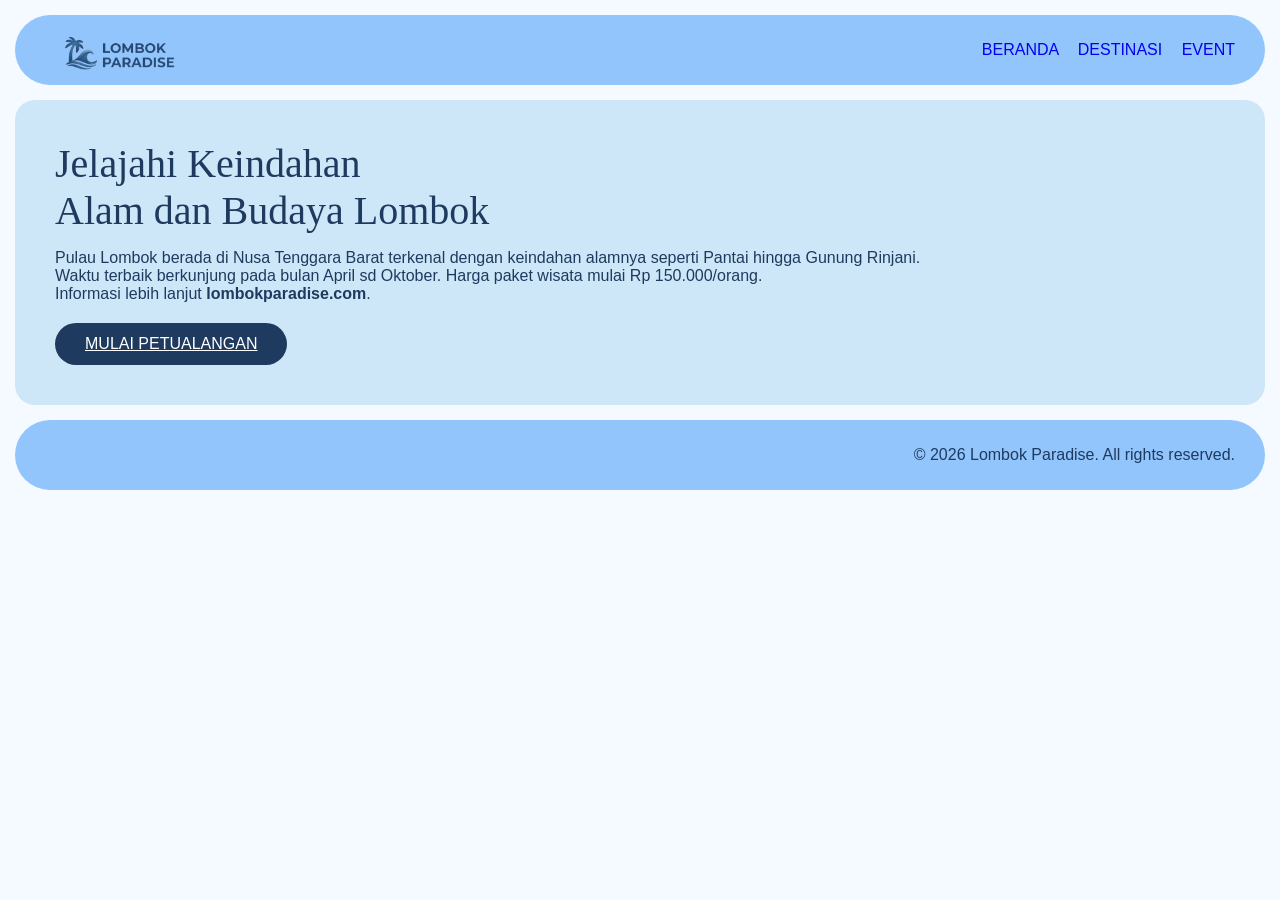
<file: beranda/index.html>
<!DOCTYPE html>
<html>
<head>
    <title>Lombok Paradise</title>
    <link rel="stylesheet" href="style.css">
</head>
<body>
    <nav>
        <img src="logo.png" alt="Logo">
        <div class="menu">
            <a href="index.html">BERANDA</a>
            <a href="#">DESTINASI</a>
            <a href="#">EVENT</a>
        </div>
    </nav>

    <header>
        <h1>Jelajahi Keindahan<br>Alam dan Budaya Lombok</h1>
        <p class="desc">
            Pulau Lombok berada di Nusa Tenggara Barat terkenal dengan keindahan alamnya seperti Pantai hingga Gunung Rinjani.<br>
            Waktu terbaik berkunjung pada bulan April sd Oktober. Harga paket wisata mulai Rp 150.000/orang.<br>
            Informasi lebih lanjut <strong>lombokparadise.com</strong>.
        </p>
        <a href="form beranda.html" class="btn">MULAI PETUALANGAN</a>
    </header>

    <footer>
        <p>&copy; 2026 Lombok Paradise. All rights reserved.</p>
    </footer>
</body>
</html>
</file>
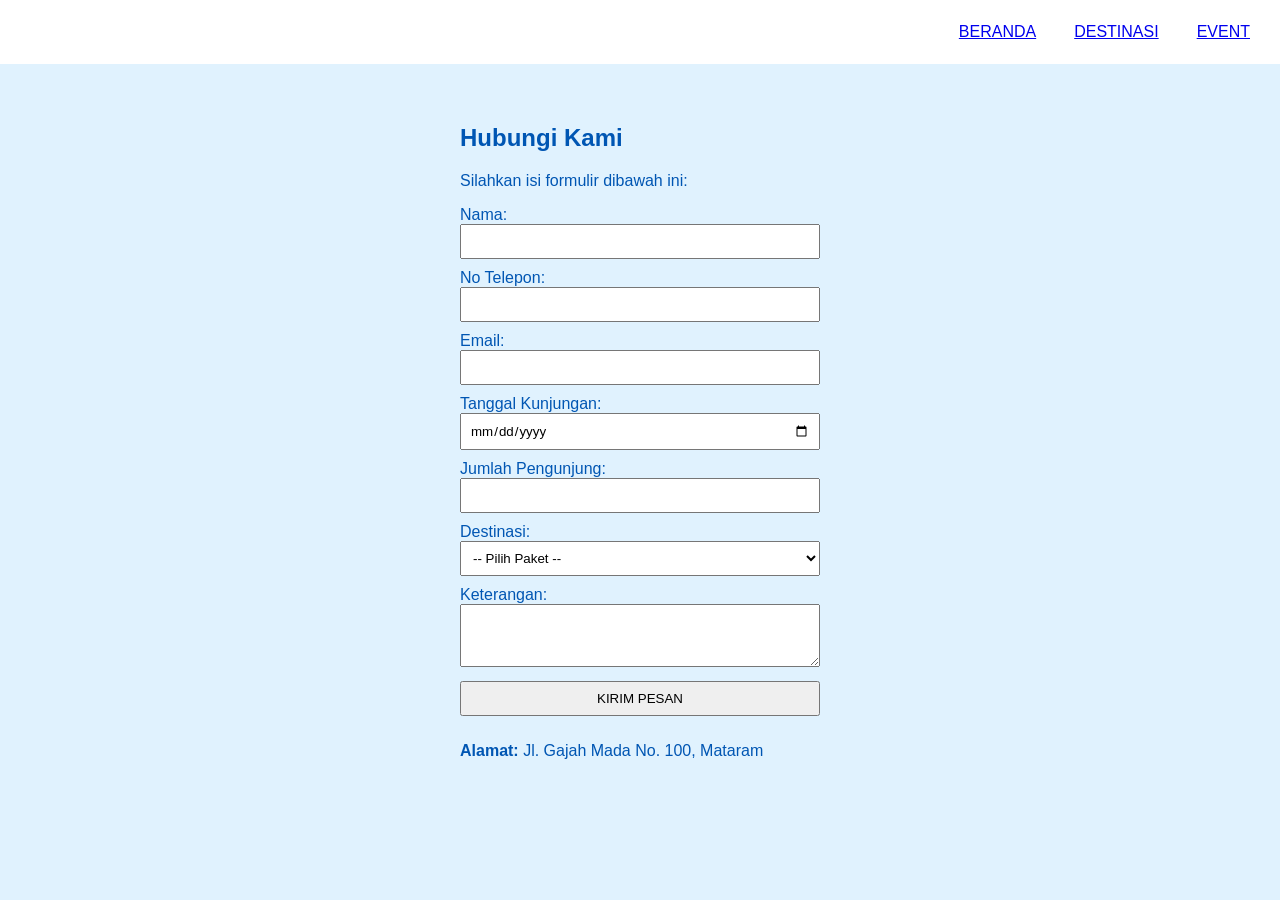
<file: beranda/form beranda.html>
<!DOCTYPE html>
<html>
<head>
    <title>Kontak - Lombok Paradise</title>
    <link rel="stylesheet" href="form beranda.css">
</head>
<body>
    <nav>
        <a href="index.html">BERANDA</a>
        <a href="#">DESTINASI</a>
        <a href="#">EVENT</a>
    </nav>
    
    <header>
        <div class="kontak-wrapper">
            <h2>Hubungi Kami</h2>
            <p>Silahkan isi formulir dibawah ini:</p>
            
            <form class="form-pesan" onsubmit="tampilkan(event)">
                <label>Nama:</label>
                <input type="text" id="nama" required>
                <label>No Telepon:</label>
                <input type="tel" id="telepon" required>
                <label>Email:</label>
                <input type="email" id="email" required>
                <label>Tanggal Kunjungan:</label>
                <input type="date" id="tanggal" required>
                <label>Jumlah Pengunjung:</label>
                <input type="number" id="peserta" required>
                
                <label>Destinasi:</label>
                <select id="destinasi" required>
                    <option value="">-- Pilih Paket --</option>
                    <option>Pantai Kuta Mandalika</option>
                    <option>Gunung Rinjani</option>
                    <option>Gili Trawangan</option>
                    <option>Air Terjun Senaru</option>
                    <option>Desa Sade</option>
                </select>
                
                <label>Keterangan:</label>
                <textarea id="keterangan" rows="3" required></textarea>
                <button type="submit">KIRIM PESAN</button>
            </form>
            <p><strong>Alamat:</strong> Jl. Gajah Mada No. 100, Mataram</p>
        </div>
    </header>
    <script src="script tugas 2.js"></script>
</body>
</html>
</file>
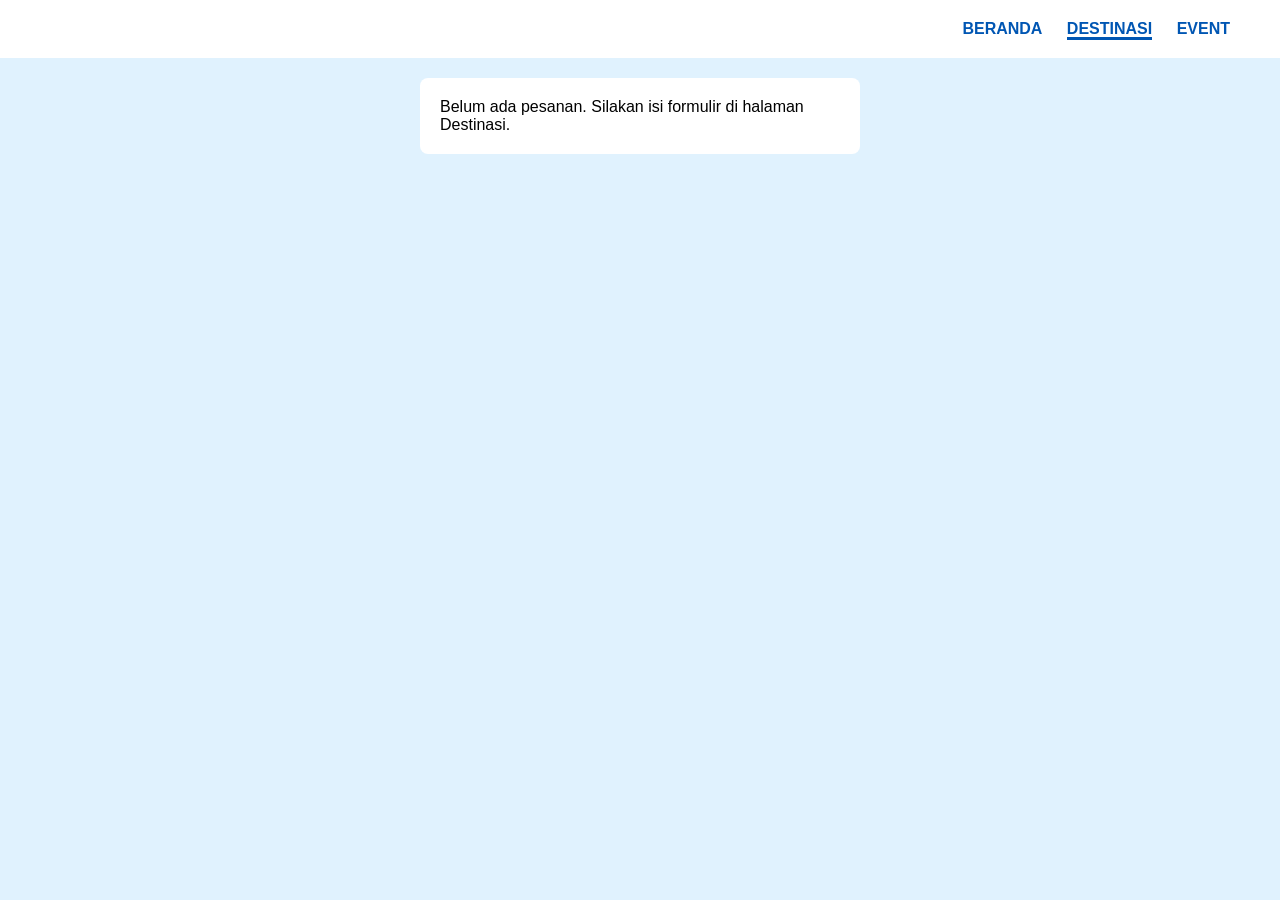
<file: Destinasi/hasil.html>
<!DOCTYPE html>
<html lang="id">
<head>
  <meta charset="UTF-8">
  <title>Hasil Pemesanan - Lombok Paradise</title>
  <link rel="stylesheet" href="style.css">
</head>
<body>
  <nav><a href="index.html">BERANDA</a> <a href="katalog.html" class="aktif">DESTINASI</a> <a href="#">EVENT</a></nav>
  <main>
    <div class="kotak" id="hasil"></div>
  </main>
  <script src="script.js"></script>
</body>
</html>
</file>
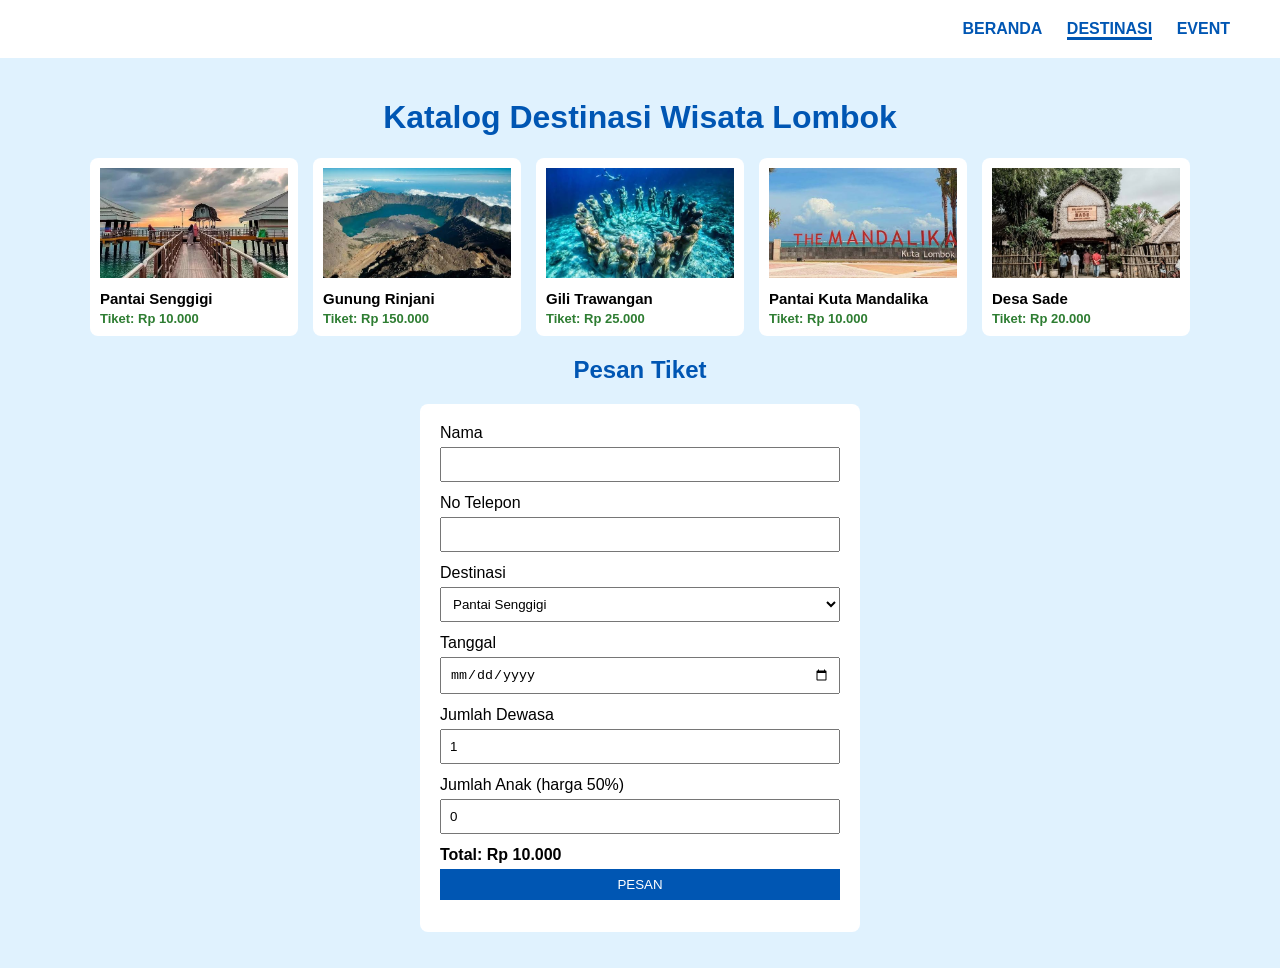
<file: Destinasi/katalog.html>
<!DOCTYPE html>
<html lang="id">
<head>
  <meta charset="UTF-8">
  <title>Katalog Destinasi - Lombok Paradise</title>
  <link rel="stylesheet" href="style.css">
</head>
<body>
  <nav><a href="index.html">BERANDA</a> <a href="katalog.html" class="aktif">DESTINASI</a> <a href="#">EVENT</a></nav>
  <main>
    <h1>Katalog Destinasi Wisata Lombok</h1>
    <div id="grid"></div>

    <h2>Pesan Tiket</h2>
    <form id="form">
      Nama <input id="nama">
      No Telepon <input id="telp">
      Destinasi <select id="tujuan"></select>
      Tanggal <input id="tanggal" type="date">
      Jumlah Dewasa <input id="dewasa" type="number" min="0" value="1">
      Jumlah Anak (harga 50%) <input id="anak" type="number" min="0" value="0">
      <b id="total"></b>
      <button>PESAN</button>
    </form>
    <p id="pesan-error" style="text-align:center; color:#c62828"></p>
  </main>
  <script src="script.js"></script>
</body>
</html>
</file>
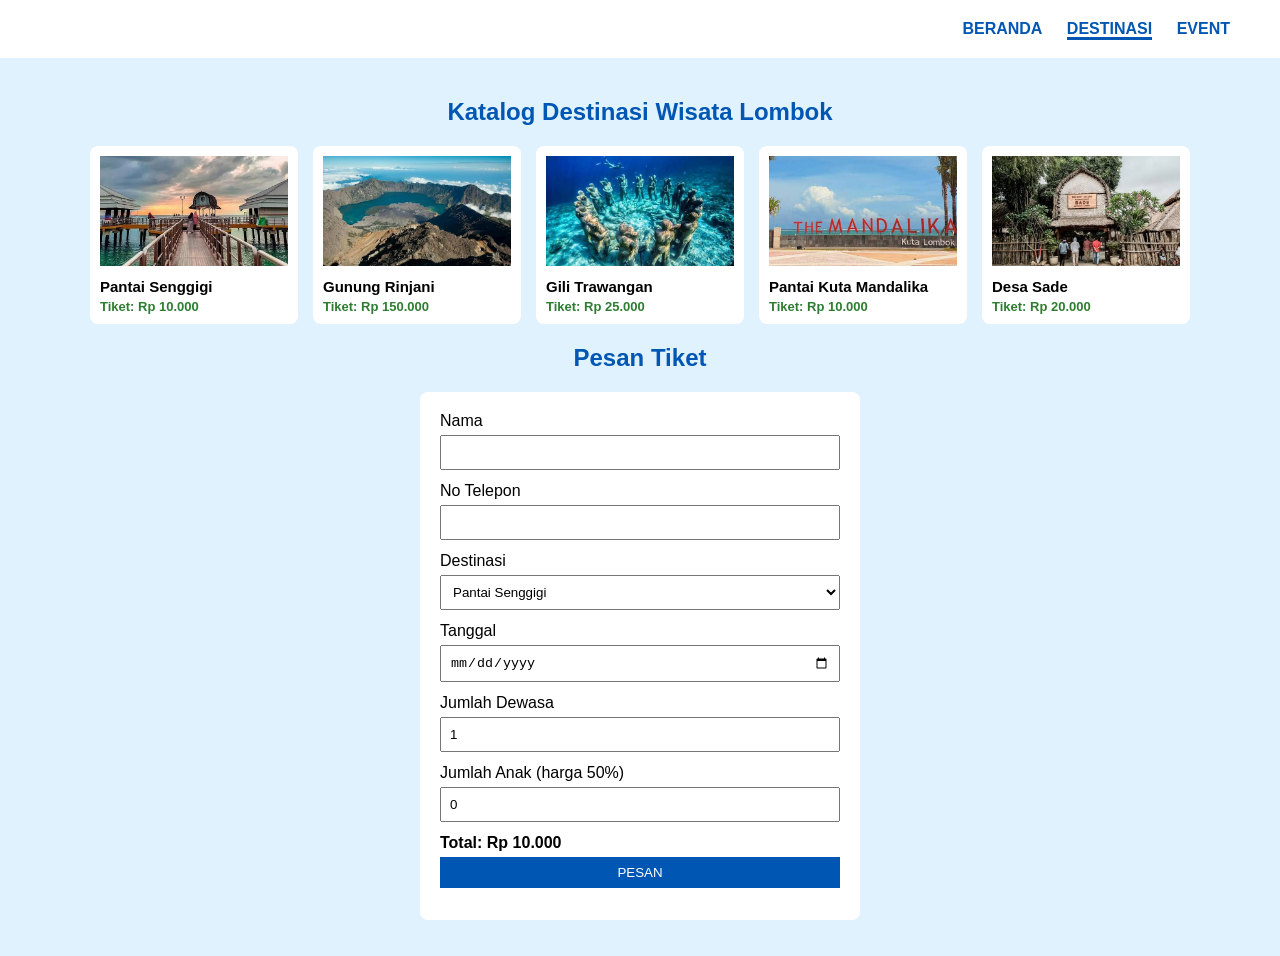
<file: Destinasi/lombok-paradise.html>
<!DOCTYPE html>
<html lang="id">
<head>
  <meta charset="UTF-8">
  <title>Lombok Paradise</title>
  <style>
    body { font-family: 'Trebuchet MS', sans-serif; background: #e0f2fe; margin: 0; }
    nav { background: white; padding: 20px 50px; text-align: right; }
    nav a { margin-left: 20px; color: #0056b3; font-weight: bold; text-decoration: none; }
    nav a.aktif { border-bottom: 3px solid #0056b3; }
    main { padding: 20px; }
    h1, h2 { color: #0056b3; text-align: center; }

    /* 5 destinasi dalam 1 baris */
    #grid { display: grid; grid-template-columns: repeat(5, 1fr); gap: 15px; max-width: 1100px; margin: auto; }
    .kartu { background: white; padding: 10px; border-radius: 8px; }
    .kartu img { width: 100%; height: 110px; object-fit: cover; }
    .kartu h3 { font-size: 15px; margin: 8px 0 4px; }
    .kartu p { margin: 0; font-size: 13px; color: #2e7d32; font-weight: bold; }
    @media (max-width: 800px) { #grid { grid-template-columns: repeat(2, 1fr); } }

    form, .kotak { max-width: 400px; margin: auto; background: white; padding: 20px; border-radius: 8px; }
    input, select, button { display: block; width: 100%; padding: 8px; margin: 5px 0 12px; box-sizing: border-box; }
    button { background: #0056b3; color: white; border: 0; cursor: pointer; }
    .kotak p { margin: 8px 0; }
  </style>
</head>
<body>
  <nav><a href="index.html">BERANDA</a> <a href="?" class="aktif">DESTINASI</a> <a href="#">EVENT</a></nav>

  <main>
    <!-- ===== Bagian katalog ===== -->
    <section id="katalog">
      <h1>Katalog Destinasi Wisata Lombok</h1>
      <div id="grid"></div>

      <h2>Pesan Tiket</h2>
      <form id="form">
        Nama <input id="nama">
        No Telepon <input id="telp">
        Destinasi <select id="tujuan"></select>
        Tanggal <input id="tanggal" type="date">
        Jumlah Dewasa <input id="dewasa" type="number" min="0" value="1">
        Jumlah Anak (harga 50%) <input id="anak" type="number" min="0" value="0">
        <b id="total"></b>
        <button>PESAN</button>
      </form>
      <p id="pesan-error" style="text-align:center; color:#c62828"></p>
    </section>

    <!-- ===== Bagian hasil pemesanan ===== -->
    <section id="bagian-hasil" hidden>
      <div class="kotak" id="hasil"></div>
      <p style="text-align:center"><a href="?">← Kembali ke katalog</a></p>
    </section>
  </main>

  <script>
    const wisata = [
      { nama: "Pantai Senggigi", foto: "senggigi.jpg", harga: 10000 },
      { nama: "Gunung Rinjani", foto: "rinjani.jpg", harga: 150000 },
      { nama: "Gili Trawangan", foto: "gili.jpg", harga: 25000 },
      { nama: "Pantai Kuta Mandalika", foto: "kuta.jpg", harga: 10000 },
      { nama: "Desa Sade", foto: "sade.jpg", harga: 20000 }
    ];
    const $ = id => document.getElementById(id);
    const rp = n => "Rp " + n.toLocaleString("id-ID");

    const d = new URLSearchParams(location.search);

    if (d.get("nama")) {
      // ===== Tampilkan hasil pemesanan =====
      $("katalog").hidden = true;
      $("bagian-hasil").hidden = false;
      document.title = "Hasil Pemesanan - Lombok Paradise";

      const baris = [
        ["Nama", d.get("nama")], ["Telepon", d.get("telp")], ["Destinasi", wisata[d.get("tujuan")].nama],
        ["Tanggal", d.get("tanggal")], ["Pengunjung", d.get("dewasa") + " dewasa, " + d.get("anak") + " anak"],
        ["Total Bayar", rp(+d.get("total"))]
      ];
      $("hasil").innerHTML = "<h3>Pesanan Berhasil!</h3>";
      baris.forEach(([k, v]) => {
        const p = document.createElement("p");
        p.textContent = k + ": " + v;
        $("hasil").appendChild(p);
      });
    } else {
      // ===== Tampilkan katalog + formulir =====
      document.title = "Katalog Destinasi - Lombok Paradise";

      $("grid").innerHTML = wisata.map(w =>
        `<div class="kartu"><img src="${w.foto}" alt="${w.nama}"><h3>${w.nama}</h3><p>Tiket: ${rp(w.harga)}</p></div>`).join("");
      $("tujuan").innerHTML = wisata.map((w, i) => `<option value="${i}">${w.nama}</option>`).join("");

      function hitung() {
        const h = wisata[$("tujuan").value].harga;
        const total = h * $("dewasa").value + h * 0.5 * $("anak").value;
        $("total").textContent = "Total: " + rp(total);
        return total;
      }
      document.querySelectorAll("select, input[type=number]").forEach(e => e.oninput = hitung);
      hitung();

      // Saat form dikirim: validasi, lalu muat ulang halaman ini dengan data pesanan
      $("form").onsubmit = e => {
        e.preventDefault();
        if (!$("nama").value.trim() || !$("telp").value.trim() || !$("tanggal").value || +$("dewasa").value + +$("anak").value < 1) {
          $("pesan-error").textContent = "Semua kolom wajib diisi dan minimal 1 pengunjung.";
          return;
        }
        const data = new URLSearchParams({
          nama: $("nama").value.trim(), telp: $("telp").value.trim(), tujuan: $("tujuan").value,
          tanggal: $("tanggal").value, dewasa: $("dewasa").value, anak: $("anak").value, total: hitung()
        });
        location.href = "?" + data;
      };
    }
  </script>
</body>
</html>
</file>
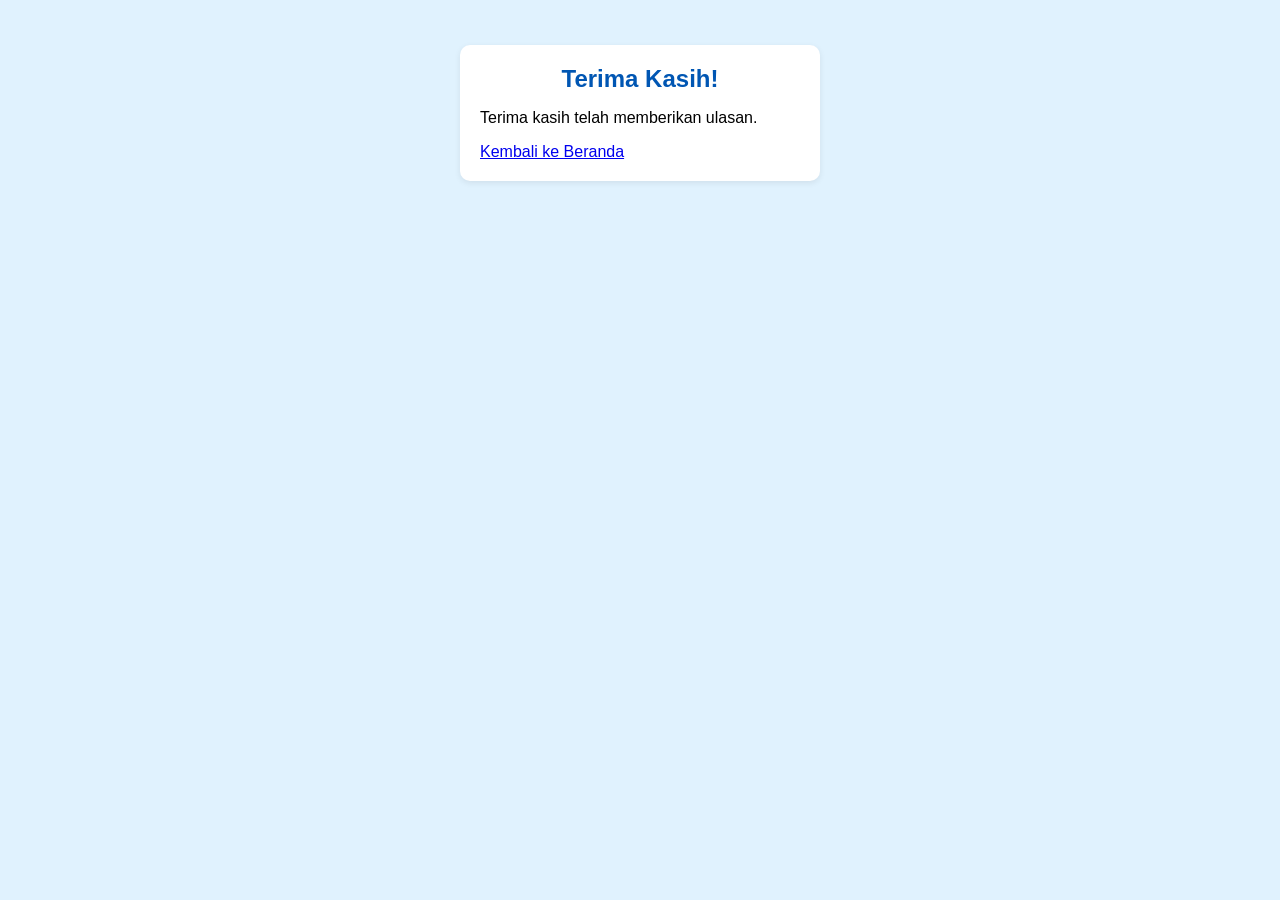
<file: Ulasan/tx.html>
<!DOCTYPE html>
<html>
<head>
  <meta charset="UTF-8">
  <title>Terima Kasih - Lombok Paradise</title>
  <link rel="stylesheet" href="formulir.css">
</head>
<body>
  <div class="box terima">
    <h2>Terima Kasih!</h2>
    <p>Terima kasih telah memberikan ulasan.</p>
    <a href="index.html">Kembali ke Beranda</a>
  </div>
</body>
</html>
</file>
<file: beranda/style.css>
* {
  margin: 0;
  box-sizing: border-box;
  font-family: sans-serif;
}
body {
  background: #f4faff;
  color: #1e3a5f;
}
nav, footer {
  background: #93c5fd;
  margin: 15px;
  padding: 15px 30px;
  border-radius: 50px;
  text-align: right;
  line-height: 40px;
}
nav img {
  height: 40px;
  float: left;
}
nav a {
  margin-left: 15px;
  text-decoration: none;
}
header {
  background: #cee7f8;
  margin: 15px;
  padding: 40px;
  border-radius: 20px;
}
h1 {
  font: 40px Georgia;
  margin-bottom: 15px;
}
.btn {
  background: #1e3a5f;
  color: #fff;
  padding: 12px 30px;
  border-radius: 50px;
  display: inline-block;
  margin-top: 20px;
}
</file>
<file: beranda/form beranda.css>
* {
  box-sizing: border-box;
  font-family: 'Trebuchet MS', sans-serif;
}
body {
  margin: 0;
  background: #e0f2fe;
  color: #0056b3;
}
nav {
  display: flex;
  justify-content: flex-end;
  padding: 15px;
  background: #fff;
}
nav a {
  padding: 8px 15px;
  margin-left: 8px;
}
header {
  display: flex;
  justify-content: center;
  padding: 20px;
}
.kontak-wrapper {
  padding: 20px;
  max-width: 400px;
}
input, select, textarea, button {
  width: 100%;
  padding: 8px;
  margin-bottom: 10px;
}
</file>
<file: Destinasi/style.css>
body { font-family: 'Trebuchet MS', sans-serif; background: #e0f2fe; margin: 0; }
nav { background: white; padding: 20px 50px; text-align: right; }
nav a { margin-left: 20px; color: #0056b3; font-weight: bold; text-decoration: none; }
nav a.aktif { border-bottom: 3px solid #0056b3; }
main { padding: 20px; }
h1, h2 { color: #0056b3; text-align: center; }

/* 5 destinasi dalam 1 baris */
#grid { display: grid; grid-template-columns: repeat(5, 1fr); gap: 15px; max-width: 1100px; margin: auto; }
.kartu { background: white; padding: 10px; border-radius: 8px; }
.kartu img { width: 100%; height: 110px; object-fit: cover; }
.kartu h3 { font-size: 15px; margin: 8px 0 4px; }
.kartu p { margin: 0; font-size: 13px; color: #2e7d32; font-weight: bold; }
@media (max-width: 800px) { #grid { grid-template-columns: repeat(2, 1fr); } }

form, .kotak { max-width: 400px; margin: auto; background: white; padding: 20px; border-radius: 8px; }
input, select, button { display: block; width: 100%; padding: 8px; margin: 5px 0 12px; box-sizing: border-box; }
button { background: #0056b3; color: white; border: 0; cursor: pointer; }
.kotak p { margin: 8px 0; }
</file>
<file: Ulasan/formulir.css>
body { margin: 0; font-family: 'Trebuchet MS', sans-serif; background: #e0f2fe; }
nav { display: flex; justify-content: space-between; align-items: center; padding: 15px 50px; background: white; } nav img { height: 50px; }
nav a { text-decoration: none; color: #0056b3; margin-left: 15px; font-weight: bold; }
.box { background: white; max-width: 320px; margin: 45px auto; padding: 20px; border-radius: 10px; box-shadow: 0 2px 6px rgba(0,0,0,0.08); }
.box h2 { color: #0056b3; margin: 0 0 15px; text-align: center; } #pesan { color: red; font-size: 14px; margin: 0 0 10px; }
.box input[type="text"], .box input[type="email"], .box textarea { display: block; width: 100%; margin-bottom: 10px; padding: 8px; box-sizing: border-box; border: 1px solid #ccc; border-radius: 6px; font-family: inherit; }
.box button { width: 100%; padding: 10px; background: #0056b3; color: white; border: 0; border-radius: 6px; font-weight: bold; cursor: pointer; }
.rating { display: flex; flex-direction: row-reverse; justify-content: center; } .rating input { display: none; } .rating label { font-size: 30px; color: #ccc; cursor: pointer; }
.rating input:checked ~ label, .rating label:hover, .rating label:hover ~ label { color: orange; }
</file>
